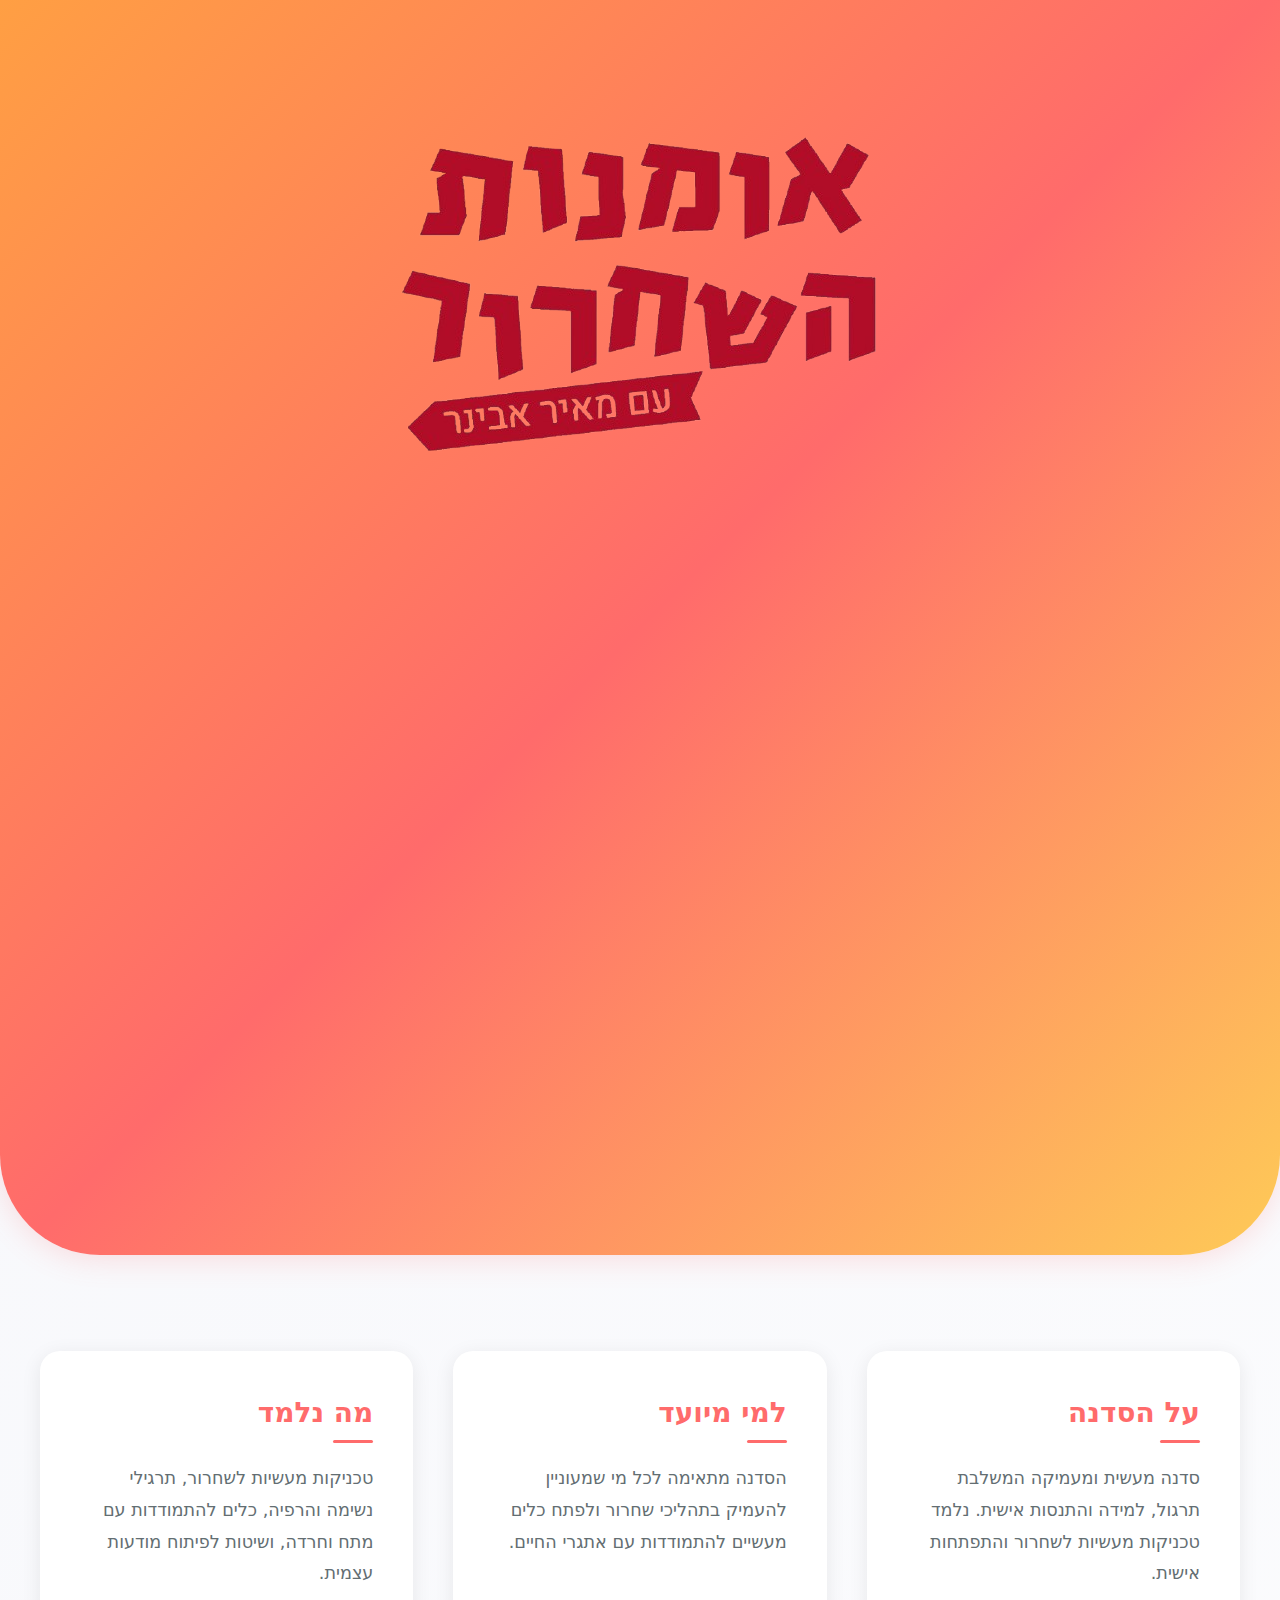
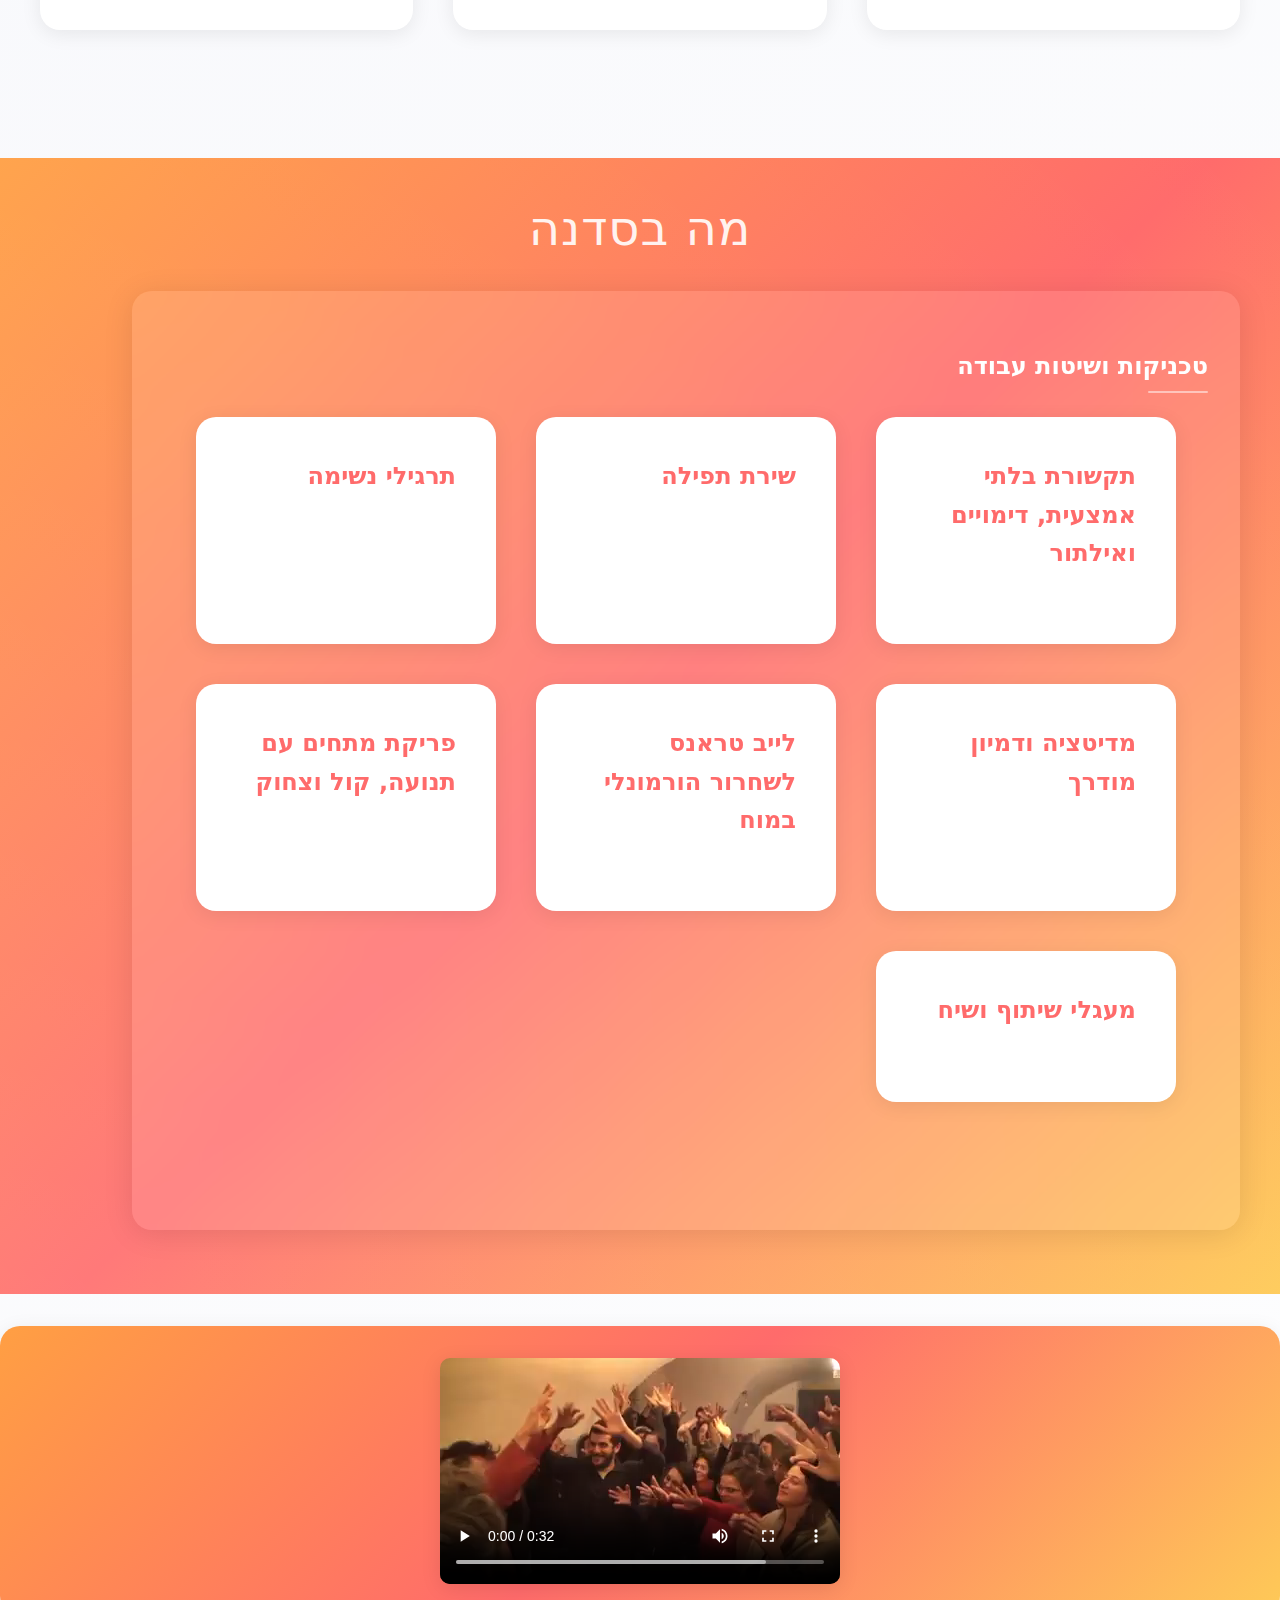
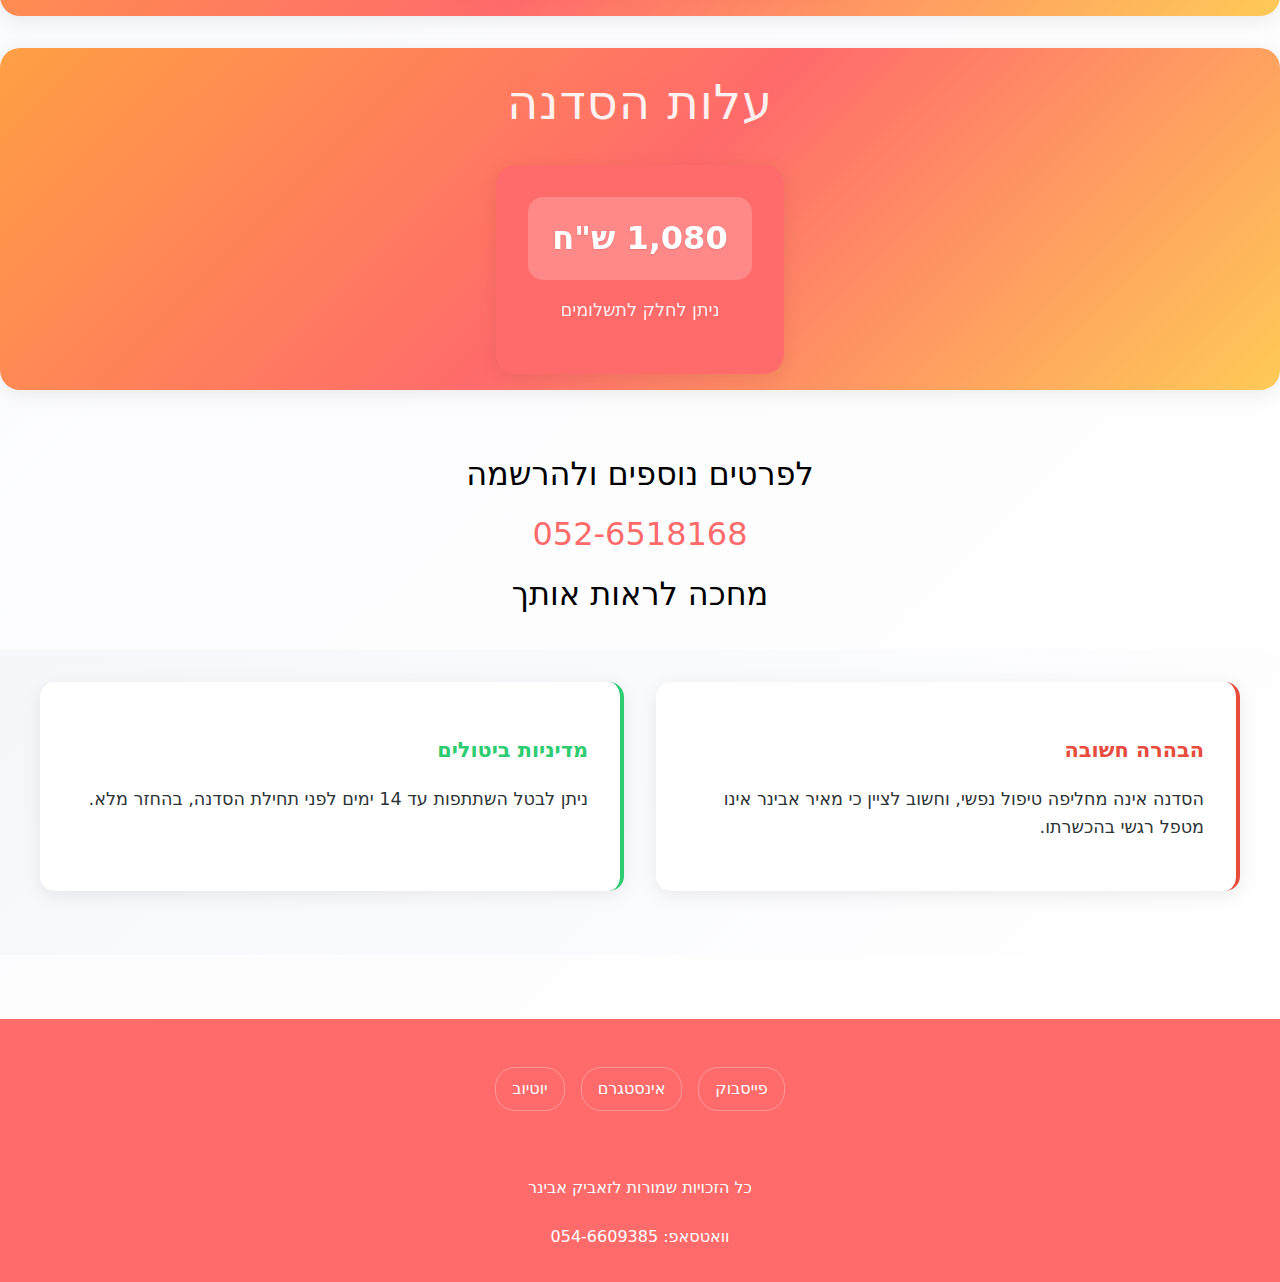
<file: index.html>
<!DOCTYPE html>
<html lang="he" dir="rtl">
<head>
    <meta charset="UTF-8">
    <meta name="viewport" content="width=device-width, initial-scale=1.0">
    <title>אומנות השחרור - סדנה עם מאיר אבינר</title>
    <link rel="stylesheet" href="styles.css">
</head>
<body>
    <header>
        <img src="title.png" alt="אומנות השחרור" class="header-image">
        <div class="intro-text typing-effect">
            <p>הגיע הזמן לנפץ פרות קדושות...</p>
            <p>אני מזמין אותך לסדנה ייחודית, שפיתחתי בשנים האחרונות;</p>
            <p>נפגוש את המקומות הכי עמוקים בנפש, נתעורר בלייב טראנס,</p>
            <p>נכיל ונלעס את ההפכים שבתוכנו, נשיר תפילה,</p>
            <p>נתרגל יחד, נשתחרר, ונצחק עד שיכאב.</p>
        </div>
    </header>
    
    <main>
        <section class="info-cards">
            <div class="info-card">
                <h3>על הסדנה</h3>
                <p>סדנה מעשית ומעמיקה המשלבת תרגול, למידה והתנסות אישית. נלמד טכניקות מעשיות לשחרור והתפתחות אישית.</p>
            </div>
            
            <div class="info-card">
                <h3>למי מיועד</h3>
                <p>הסדנה מתאימה לכל מי שמעוניין להעמיק בתהליכי שחרור ולפתח כלים מעשיים להתמודדות עם אתגרי החיים.</p>
            </div>
            
            <div class="info-card">
                <h3>מה נלמד</h3>
                <p>טכניקות מעשיות לשחרור, תרגילי נשימה והרפיה, כלים להתמודדות עם מתח וחרדה, ושיטות לפיתוח מודעות עצמית.</p>
            </div>
        </section>

        <section class="workshop-details">
            <h2 class="section-title">מה בסדנה</h2>
            <div class="details-container">
                <div class="techniques-list">
                    <h3>טכניקות ושיטות עבודה</h3>
                    <div class="info-cards">
                        <div class="info-card">
                            <h3>תקשורת בלתי אמצעית, דימויים ואילתור</h3>
                        </div>
                        <div class="info-card">
                            <h3>שירת תפילה</h3>
                        </div>
                        <div class="info-card">
                            <h3>תרגילי נשימה</h3>
                        </div>
                        <div class="info-card">
                            <h3>מדיטציה ודמיון מודרך</h3>
                        </div>
                        <div class="info-card">
                            <h3>לייב טראנס לשחרור הורמונלי במוח</h3>
                        </div>
                        <div class="info-card">
                            <h3>פריקת מתחים עם תנועה, קול וצחוק</h3>
                        </div>
                        <div class="info-card">
                            <h3>מעגלי שיתוף ושיח</h3>
                        </div>
                    </div>
                </div>
            </div>
        </section>

        <section class="video-section">
            <video controls>
                <source src="videoplayback.mp4" type="video/mp4">
            </video>
        </section>

        <section class="price-section">
            <h2 class="section-title">עלות הסדנה</h2>
            <div class="price-container">
                <div class="price-card">
                    <div class="price-tag">
                        <strong>1,080 ש"ח</strong>
                    </div>
                    <p class="price-note">ניתן לחלק לתשלומים</p>
                </div>
            </div>
        </section>

        <section class="registration">
            <div class="contact-info">
                <p>לפרטים נוספים ולהרשמה</p>
                <p><a href="tel:052-6518168" class="phone-link">052-6518168</a></p>
                <p>מחכה לראות אותך</p>
            </div>
        </section>

        <section class="important-notes">
            <div class="notes-container">
                <div class="note-card disclaimer">
                    <h3>הבהרה חשובה</h3>
                    <p>הסדנה אינה מחליפה טיפול נפשי, וחשוב לציין כי מאיר אבינר אינו מטפל רגשי בהכשרתו.</p>
                </div>
                <div class="note-card cancellation">
                    <h3>מדיניות ביטולים</h3>
                    <p>ניתן לבטל השתתפות עד 14 ימים לפני תחילת הסדנה, בהחזר מלא.</p>
                </div>
            </div>
        </section>
    </main>

    <footer>
        <div class="social-links">
            <a href="https://www.facebook.com/meir.hatov" class="social-link" target="_blank" rel="noopener">פייסבוק</a>
            <a href="https://www.instagram.com/meiraviner/" class="social-link" target="_blank" rel="noopener">אינסטגרם</a>
            <a href="https://www.youtube.com/@hila454/" class="social-link" target="_blank" rel="noopener">יוטיוב</a>
        </div>
        <div class="copyright">
            <p>כל הזכויות שמורות לזאביק אבינר</p>
            <a href="https://wa.me/972546609385" class="whatsapp-link">וואטסאפ: 054-6609385</a>
        </div>
    </footer>
</body>
</html>
</file>
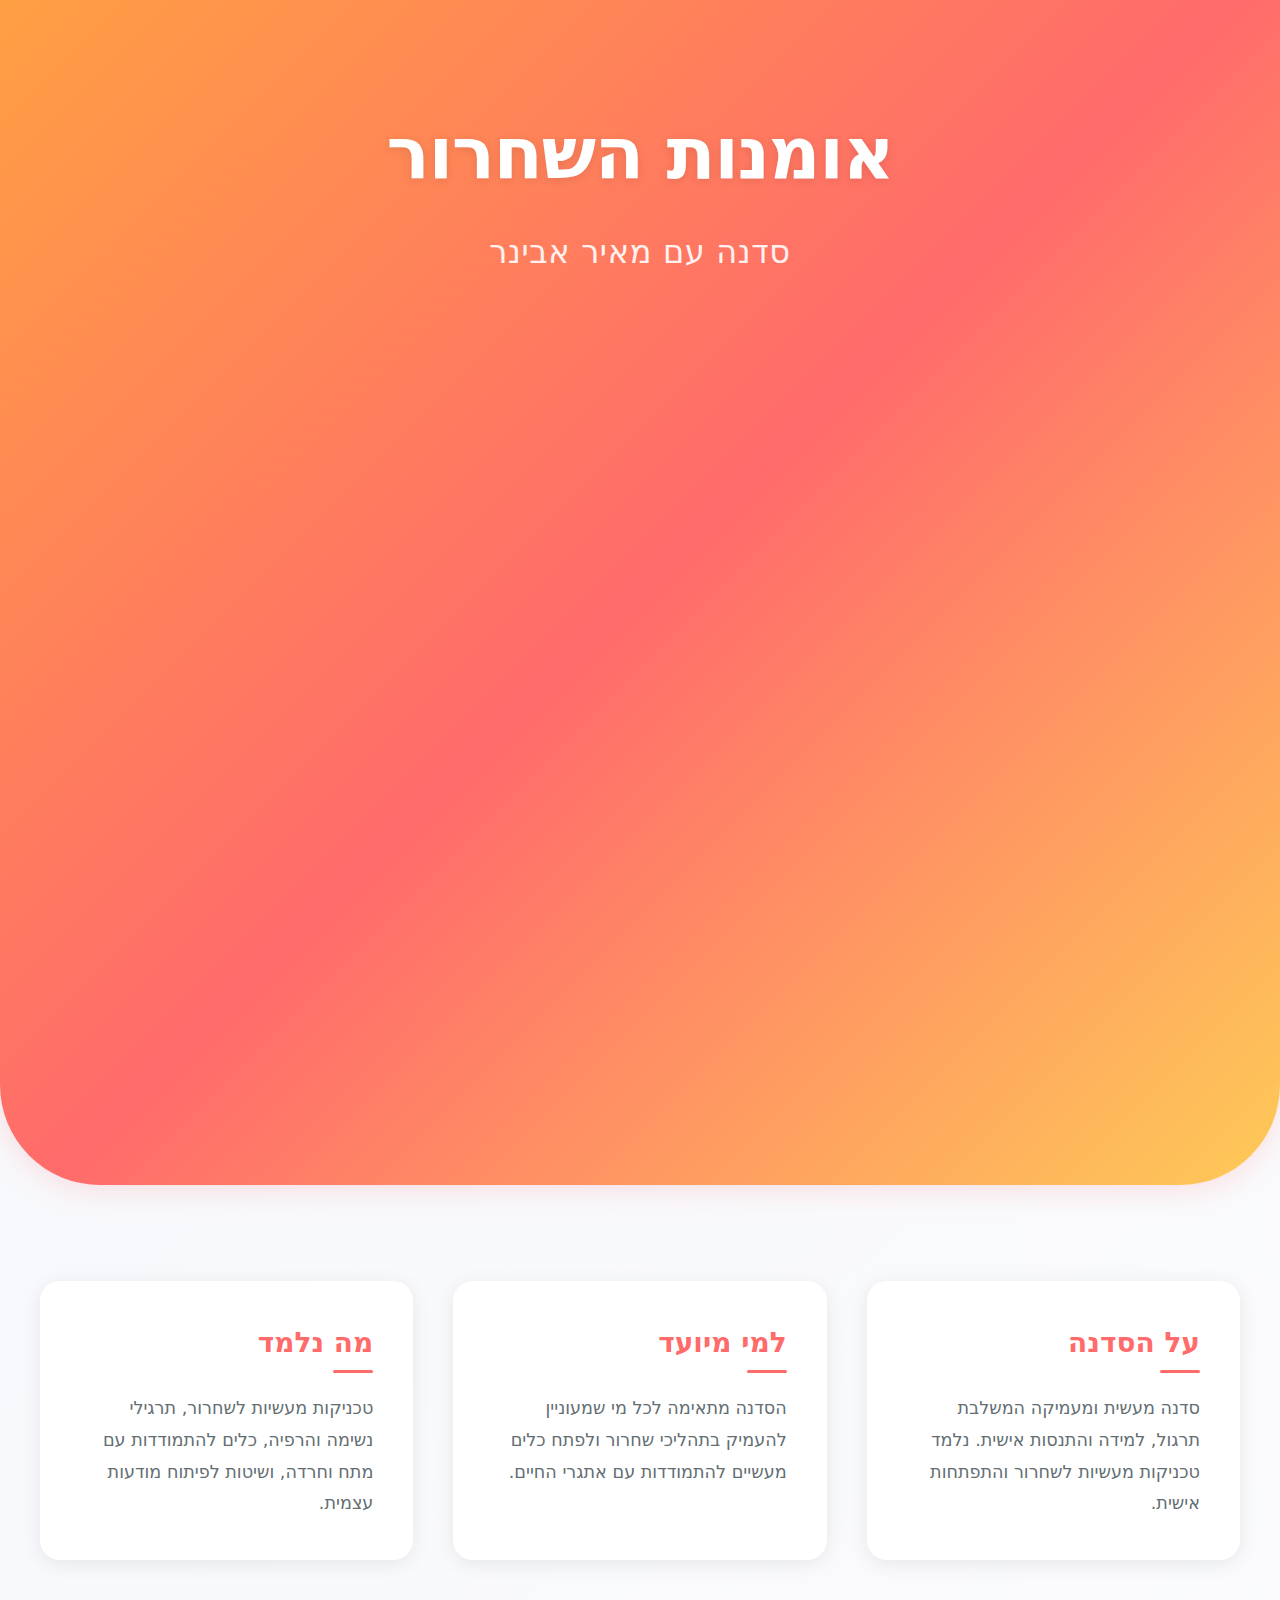
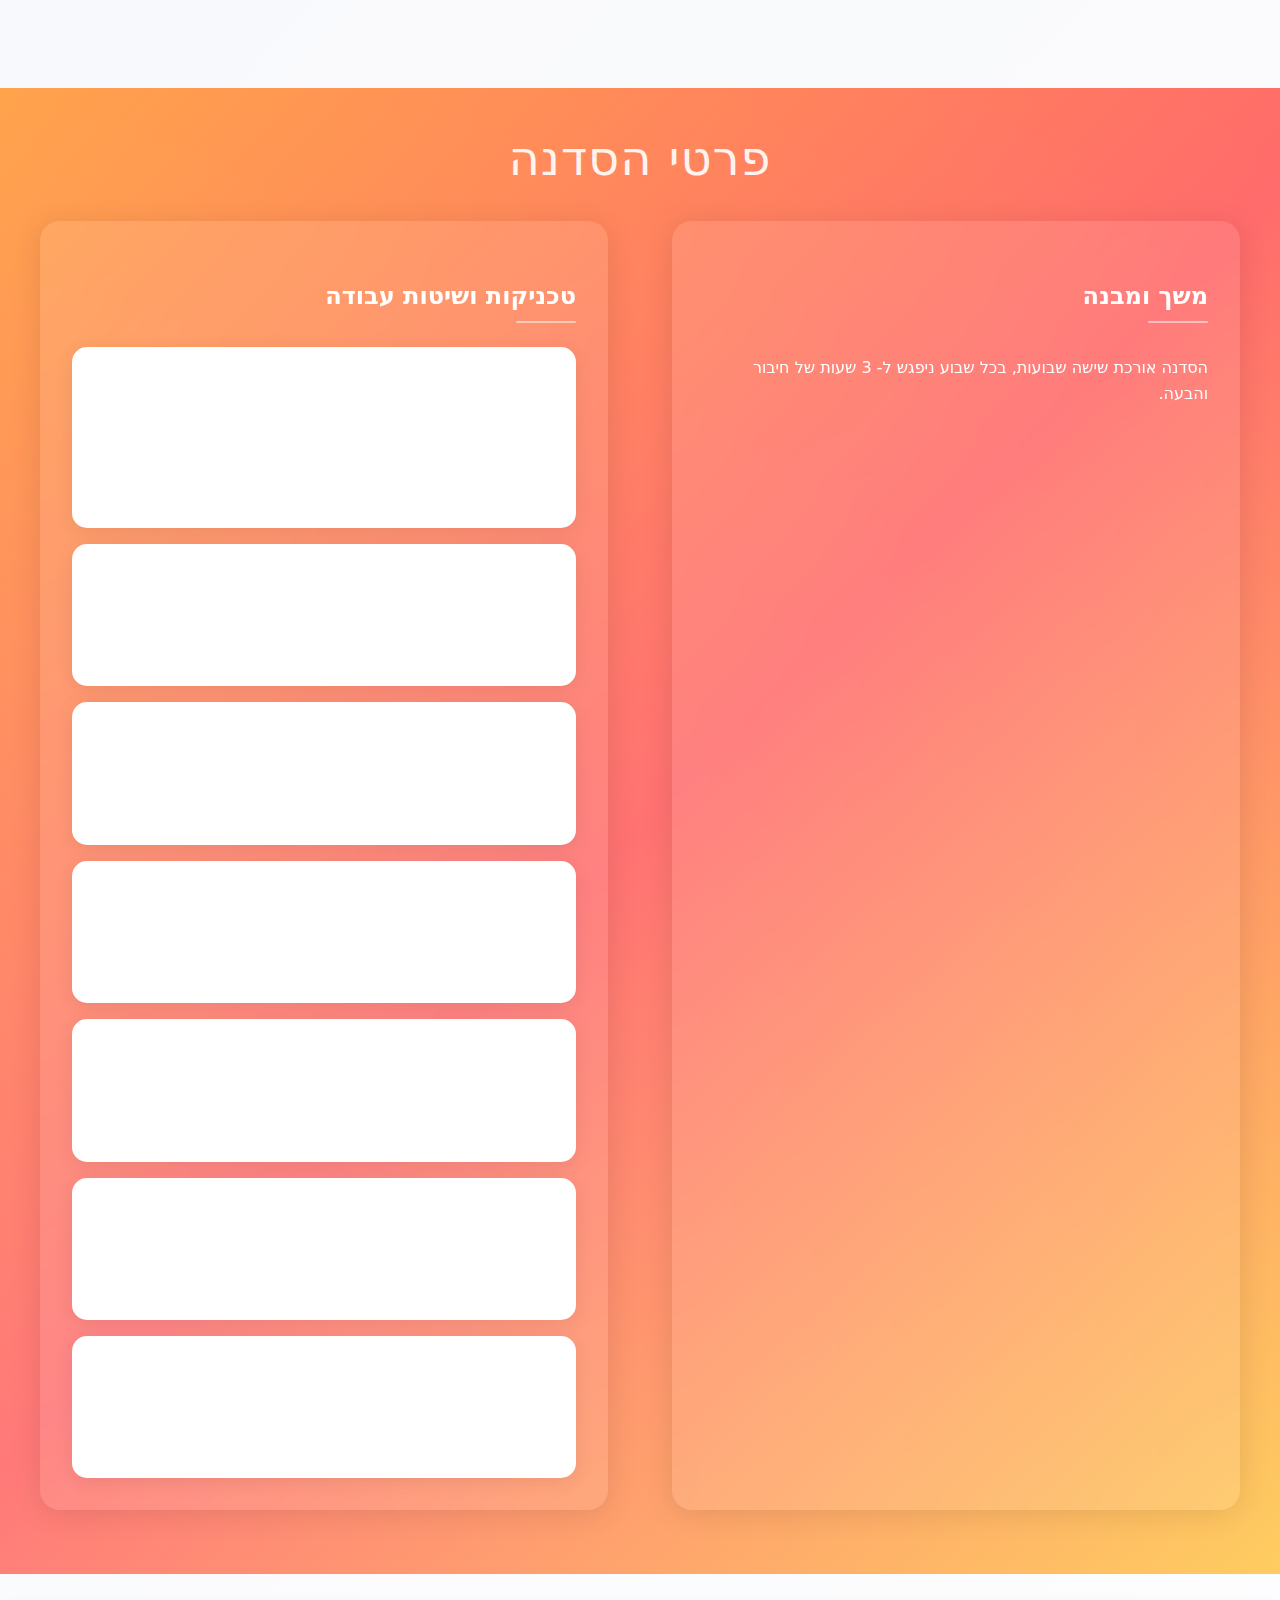
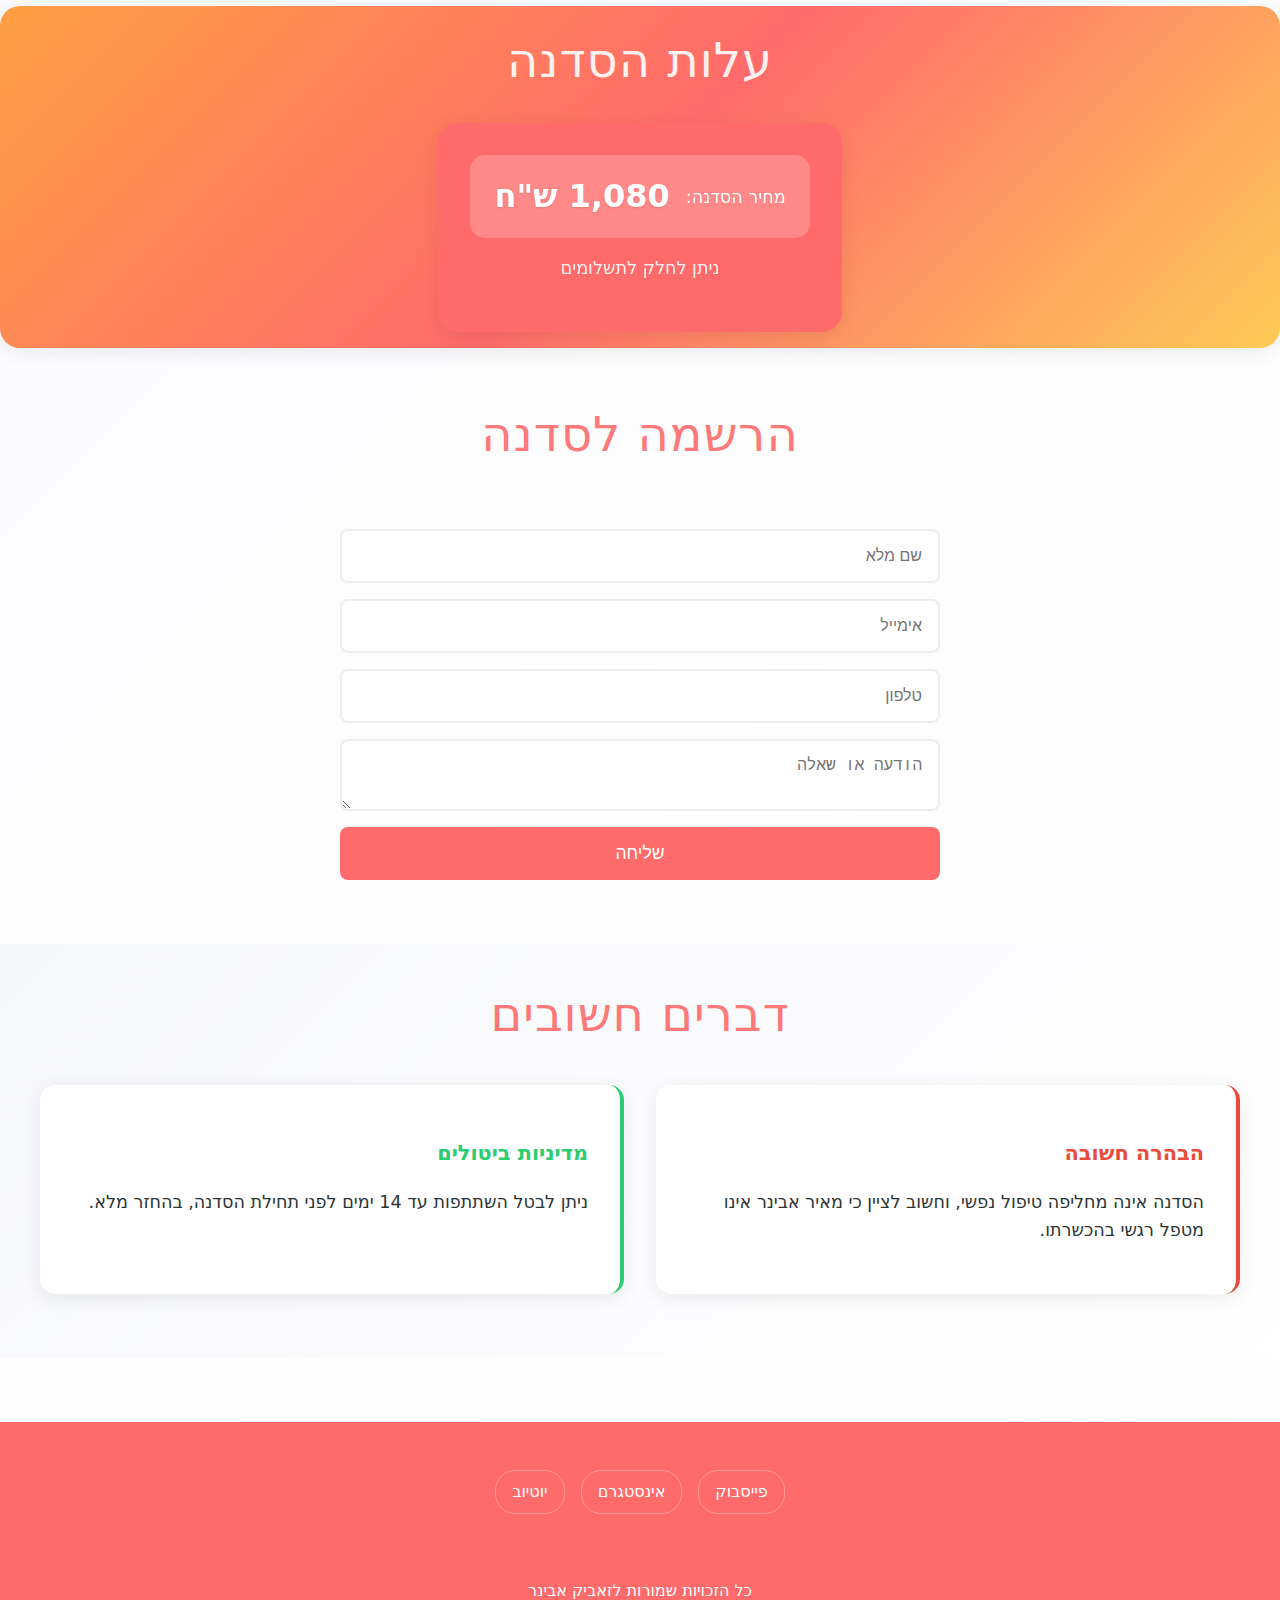
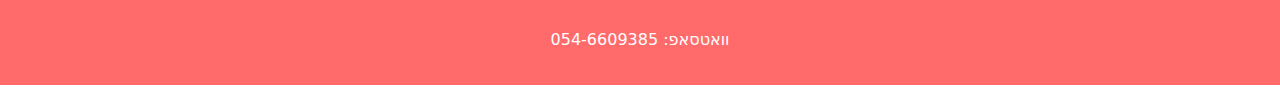
<file: code.html>
<!DOCTYPE html>
<html lang="he" dir="rtl">
<head>
    <meta charset="UTF-8">
    <meta name="viewport" content="width=device-width, initial-scale=1.0">
    <title>אומנות השחרור - סדנה עם מאיר אבינר</title>
    <link rel="stylesheet" href="styles.css">
</head>
<body>
    <header>
        <h1>אומנות השחרור</h1>
        <h2>סדנה עם מאיר אבינר</h2>
        <div class="intro-text typing-effect">
            <p>אומנות השחרור היא סדרת מפגשים שמנפצים פרות קדושות.</p>
            <p>בסדנה נפגוש את המקומות הכי עמוקים בנפש, במרחב בטוח ומחבר.</p>
            <p>ניגע בעומקים, נשחרר רגשות תקועים, ונצחק עד שיכאב.</p>
            <p>בגישה ייחודית שפיתחתי בעשור האחרון; נכיל, נלעס ונזוז עם ההפכים שבתוכנו,</p>
            <p>נתמלא בשירת הלב, ונצא יחד לחירות הגוף והנפש.</p>
        </div>
    </header>
    
    <main>
        <section class="info-cards">
            <div class="info-card">
                <h3>על הסדנה</h3>
                <p>סדנה מעשית ומעמיקה המשלבת תרגול, למידה והתנסות אישית. נלמד טכניקות מעשיות לשחרור והתפתחות אישית.</p>
            </div>
            
            <div class="info-card">
                <h3>למי מיועד</h3>
                <p>הסדנה מתאימה לכל מי שמעוניין להעמיק בתהליכי שחרור ולפתח כלים מעשיים להתמודדות עם אתגרי החיים.</p>
            </div>
            
            <div class="info-card">
                <h3>מה נלמד</h3>
                <p>טכניקות מעשיות לשחרור, תרגילי נשימה והרפיה, כלים להתמודדות עם מתח וחרדה, ושיטות לפיתוח מודעות עצמית.</p>
            </div>
        </section>

        <section class="workshop-details">
            <h2 class="section-title">פרטי הסדנה</h2>
            <div class="details-container">
                <div class="time-details">
                    <h3>משך ומבנה</h3>
                    <p>הסדנה אורכת שישה שבועות, בכל שבוע ניפגש ל- 3 שעות של חיבור והבעה.</p>
                </div>
                <div class="techniques-list">
                     <h3>טכניקות ושיטות עבודה</h3>
                    <div class="techniques-grid">
                        <div class="meeting-card">
                            <div class="meeting-number">01</div>
                            <h3>תקשורת בלתי אמצעית, דימויים ואילתור</h3>
                            <p></p>
                        </div>
                        <div class="meeting-card">
                            <div class="meeting-number">02</div>
                            <h3>שירת תפילה</h3>
                            <p></p>
                        </div>
                        <div class="meeting-card">
                           <div class="meeting-number">03</div>
                           <h3>תרגילי נשימה</h3>
                           <p></p>
                        </div>
                        <div class="meeting-card">
                            <div class="meeting-number">04</div>
                            <h3>מדיטציה ודמיון מודרך</h3>
                            <p></p>
                        </div>
                        <div class="meeting-card">
                            <div class="meeting-number">05</div>
                           <h3>לייב טראנס לשחרור הורמונלי במוח</h3>
                            <p></p>
                        </div>
                        <div class="meeting-card">
                            <div class="meeting-number">06</div>
                            <h3>פריקת מתחים עם תנועה, קול וצחוק</h3>
                             <p></p>
                        </div>
                        <div class="meeting-card">
                            <div class="meeting-number">07</div>
                            <h3>מעגלי שיתוף ושיח</h3>
                             <p></p>
                        </div>
                    </div>
                </div>
            </div>
        </section>

        <section class="price-section">
            <h2 class="section-title">עלות הסדנה</h2>
            <div class="price-container">
                <div class="price-card">
                    <div class="price-tag">
                        <span>מחיר הסדנה:</span>
                        <strong>1,080 ש"ח</strong>
                    </div>
                    <p class="price-note">ניתן לחלק לתשלומים</p>
                </div>
            </div>
        </section>

        <section class="registration">
            <h2 class="section-title">הרשמה לסדנה</h2>
            <form class="contact-form">
                <input type="text" placeholder="שם מלא" required>
                <input type="email" placeholder="אימייל" required>
                <input type="tel" placeholder="טלפון" required>
                <textarea placeholder="הודעה או שאלה"></textarea>
                <button type="submit">שליחה</button>
            </form>
        </section>

        <section class="important-notes">
            <h2 class="section-title">דברים חשובים</h2>
            <div class="notes-container">
                <div class="note-card disclaimer">
                    <h3>הבהרה חשובה</h3>
                    <p>הסדנה אינה מחליפה טיפול נפשי, וחשוב לציין כי מאיר אבינר אינו מטפל רגשי בהכשרתו.</p>
                </div>
                <div class="note-card cancellation">
                    <h3>מדיניות ביטולים</h3>
                    <p>ניתן לבטל השתתפות עד 14 ימים לפני תחילת הסדנה, בהחזר מלא.</p>
                </div>
            </div>
        </section>
    </main>

    <footer>
        <div class="social-links">
            <a href="https://www.facebook.com/meir.hatov" class="social-link" target="_blank" rel="noopener">פייסבוק</a>
            <a href="https://www.instagram.com/meiraviner/" class="social-link" target="_blank" rel="noopener">אינסטגרם</a>
            <a href="https://www.youtube.com/@hila454/" class="social-link" target="_blank" rel="noopener">יוטיוב</a>
        </div>
        <div class="copyright">
            <p>כל הזכויות שמורות לזאביק אבינר</p>
            <a href="https://wa.me/972546609385" class="whatsapp-link">וואטסאפ: 054-6609385</a>
        </div>
    </footer>
</body>
</html>
</file>
<file: styles.css>
:root {
    --primary: #ff6b6b; /* Red */
    --primary-light: #ff9f43; /* Orange */
    --secondary-light: #feca57; /* Yellow */
    --text: #2d3436;
    --text-light: #636e72;
    --card-shadow: 0 4px 20px rgba(0, 0, 0, 0.08);
    --card-hover-shadow: 0 10px 30px rgba(255, 107, 107, 0.15);
}

@keyframes fadeInUp {
    from {
        opacity: 0;
        transform: translateY(20px);
    }
    to {
        opacity: 1;
        transform: translateY(0);
    }
}

@keyframes fadeInText {
    from {
        opacity: 0;
        transform: translateY(15px);
        filter: blur(2px);
    }
    to {
        opacity: 1;
        transform: translateY(0);
        filter: blur(0);
    }
}

body {
    margin: 0;
    font-family: system-ui, -apple-system, sans-serif;
    line-height: 1.6;
    background: linear-gradient(135deg, #f6f7fb 0%, #ffffff 100%);
    min-height: 100vh;
}

header {
    text-align: center;
    padding: 6rem 1rem 8rem;
    background: linear-gradient(135deg, var(--primary-light) 0%, var(--primary) 50%, var(--secondary-light) 100%);
    border-radius: 0 0 100px 100px;
    margin-bottom: 6rem;
    color: white;
    box-shadow: 0 4px 30px rgba(255, 107, 107, 0.2);
    animation: fadeInUp 1s ease-out;
}

.header-image {
    max-width: 100%;
    height: auto;
    display: block;
    margin: 0 auto;
}

.intro-text {
    max-width: 800px;
    margin: 3rem auto 0;
    padding: 2rem;
    border-radius: 20px;
}

.intro-text p {
    margin: 0;
    opacity: 0;
    font-size: 2.2rem; /* Set a fixed doubled font size */
    line-height: 1.8;
    text-align: center;
    animation: fadeInText 1.2s cubic-bezier(0.4, 0, 0.2, 1) forwards;
}

.intro-text p:nth-child(1) { animation-delay: 0.2s; }
.intro-text p:nth-child(2) { animation-delay: 1.4s; }
.intro-text p:nth-child(3) { animation-delay: 2.6s; }
.intro-text p:nth-child(4) { animation-delay: 3.8s; }
.intro-text p:nth-child(5) { animation-delay: 5.0s; }

.intro-text p:not(:last-child) {
    margin-bottom: 1.5rem;
}

h1 {
    font-size: clamp(2.5rem, 8vw, 4.5rem);
    margin: 0 0 1rem;
    text-shadow: 0 2px 10px rgba(0,0,0,0.1);
    letter-spacing: -0.02em;
}

h2 {
    font-size: clamp(1.2rem, 3vw, 2rem);
    font-weight: 400;
    margin: 0;
    opacity: 0.9;
    letter-spacing: 0.02em;
}

.info-cards {
    display: grid;
    grid-template-columns: repeat(auto-fit, minmax(300px, 1fr));
    gap: 2.5rem;
    padding: 0 2rem 6rem;
    max-width: 1200px;
    margin: 0 auto;
}

.info-card {
    background: white;
    padding: 2.5rem;
    border-radius: 20px;
    box-shadow: var(--card-shadow);
    transition: all 0.4s cubic-bezier(0.165, 0.84, 0.44, 1);
    animation: fadeInUp 1s ease-out;
    animation-fill-mode: both;
}

.info-card:nth-child(1) { animation-delay: 0.2s; }
.info-card:nth-child(2) { animation-delay: 0.4s; }
.info-card:nth-child(3) { animation-delay: 0.6s; }

.info-card:hover {
    transform: translateY(-10px) scale(1.02);
    box-shadow: var(--card-hover-shadow);
}

.info-card h3 {
    color: var(--primary);
    font-size: 1.75rem;
    margin: 0 0 1.25rem;
    position: relative;
    padding-bottom: 0.5rem;
}

.info-card h3::after {
    content: '';
    position: absolute;
    bottom: 0;
    right: 0;
    width: 40px;
    height: 3px;
    background: var(--primary);
    border-radius: 2px;
    transition: width 0.3s ease;
}

.info-card:hover h3::after {
    width: 100px;
}

.info-card p {
    color: var(--text-light);
    margin: 0;
    line-height: 1.8;
    font-size: 1.1rem;
}

.section-title {
    text-align: center;
    font-size: clamp(2rem, 5vw, 3rem);
    color: var(--primary);
    margin: 1rem 0 2rem; /* הקטנת margin */
}

.techniques-grid {
    display: flex !important;
    flex-direction: column;
    align-items: center;
    width: 100%;
    gap: 1rem;
    margin: 0 auto;
}

@media (min-width: 768px) {
    .techniques-grid {
        /* Maintain vertical layout but centered */
        align-items: center;
    }
}

.meeting-title {
    color: var(--primary);
    font-size: 0.75em; /* 75% of original size */
    font-weight: normal; /* Remove bold */
    text-align: center; /* Center text */
}

.meeting-card {
    width: 100%;
    max-width: 600px;
    margin: 0 auto;
    box-sizing: border-box;
    padding: 1.5rem;
    min-height: 60px;
    display: flex;
    align-items: center;
    justify-content: center;
    background: white;
    border-radius: 15px;
    box-shadow: var(--card-shadow);
    transition: transform 0.3s ease;
}

@media (min-width: 768px) {
    .meeting-card {
        max-width: 600px;
    }
}

.contact-form {
    max-width: 600px;
    margin: 0 auto;
    padding: 2rem;
    display: grid;
    gap: 1rem;
}

.contact-form input,
.contact-form textarea {
    padding: 1rem;
    border: 2px solid #eee;
    border-radius: 8px;
    font-size: 1rem;
    transition: border-color 0.3s ease;
}

.contact-form input:focus,
.contact-form textarea:focus {
    border-color: var(--primary);
    outline: none;
}

.contact-form input[type="tel"] {
    text-align: right;
    direction: ltr;
}

.contact-form button {
    background: var(--primary);
    color: white;
    border: none;
    padding: 1rem;
    border-radius: 8px;
    font-size: 1.1rem;
    cursor: pointer;
    transition: transform 0.2s ease;
}

.contact-form button:hover {
    transform: scale(1.02);
}

.contact-info {
    text-align: center;
    font-size: clamp(2rem, 5vw, 3rem); /* Match section title size */
    line-height: 1.5;
}

.contact-info p {
    font-size: clamp(1.2rem, 3vw, 2rem); /* Match section title size */
    margin: 0.75rem 0; /* Adjusted spacing between lines */
}

.phone-link {
    color: var(--primary);
    text-decoration: none;
    font-weight: normal; /* Changed from bold */
    transition: opacity 0.3s ease;
}

.phone-link:hover {
    opacity: 0.8;
}

footer {
    background: var(--primary);
    color: white;
    padding: 2rem;
    text-align: center;
    margin-top: 4rem;
    display: flex;
    flex-direction: column;
}

.social-links {
    display: flex;
    justify-content: center;
    gap: 1rem;
    margin-top: 1rem;
    margin-bottom: 1rem;
}

.social-link {
    color: white;
    text-decoration: none;
    padding: 0.5rem 1rem;
    border: 1px solid rgba(255,255,255,0.3);
    border-radius: 20px;
    transition: all 0.3s ease;
}

.social-link:hover {
    background: white;
    color: var(--primary);
}

.workshop-details {
    background: linear-gradient(135deg, var(--primary-light) 0%, var(--primary) 50%, var(--secondary-light) 100%);
    padding: 2rem 2rem 4rem; /* עדכון padding */
    color: white;
    margin: 2rem 0; /* הקטנת margin */
    position: relative;
    overflow: hidden;
}

.workshop-details::before {
    content: '';
    position: absolute;
    top: 0;
    left: 0;
    right: 0;
    bottom: 0;
    background: linear-gradient(45deg, rgba(255,255,255,0.1) 0%, rgba(255,255,255,0) 100%);
    pointer-events: none;
}

.details-container {
    max-width: 1200px;
    margin: 0 auto;
    display: grid;
    grid-template-columns: 1fr 1fr;
    gap: 4rem;
    animation: fadeInUp 1s ease-out;
}

.workshop-details .section-title {
    color: white;
    margin: 0 0 1.5rem;
}

.time-details, .techniques-list {
    background: rgba(255, 255, 255, 0.1);
    backdrop-filter: blur(10px);
    padding: 2rem;
    border-radius: 20px;
    box-shadow: 0 4px 30px rgba(0, 0, 0, 0.1);
}

.time-details h3, .techniques-list h3 {
    font-size: 1.5rem;
    margin-bottom: 1.5rem;
    position: relative;
    padding-bottom: 0.5rem;
}

.time-details h3::after, .techniques-list h3::after {
    content: '';
    position: absolute;
    bottom: 0;
    right: 0;
    width: 60px;
    height: 2px;
    background: rgba(255, 255, 255, 0.5);
    border-radius: 1px;
}

.techniques-list ul {
    list-style: none;
    padding: 0;
}

.techniques-list li {
    margin: 1rem 0;
    padding-right: 1.5rem;
    position: relative;
    line-height: 1.6;
}

.techniques-list li::before {
    content: '•';
    position: absolute;
    right: 0;
    color: rgba(255, 255, 255, 0.7);
}

.important-notes {
    padding: 2rem 2rem 4rem; /* עדכון padding */
    margin: 2rem 0; /* הקטנת margin */
    background: linear-gradient(135deg, #f6f7fb 0%, #ffffff 100%);
}

.important-notes .section-title {
    margin: 0 0 2rem; /* ביטול margin למעלה */
}

.notes-container {
    max-width: 1200px;
    margin: 0 auto;
    display: grid;
    grid-template-columns: repeat(auto-fit, minmax(300px, 1fr));
    gap: 2rem;
}

.note-card {
    background: white;
    padding: 2rem;
    border-radius: 15px;
    box-shadow: var(--card-shadow);
    border-right: 4px solid var(--primary);
    animation: fadeInUp 1s ease-out;
}

.note-card h3 {
    color: var(--primary);
    font-size: 1.3rem;
    margin-bottom: 1rem;
}

.note-card p {
    color: var(--text);
    line-height: 1.6;
    font-size: 1.1rem;
}

.note-card.disclaimer {
    border-right-color: #e74c3c;
}

.note-card.disclaimer h3 {
    color: #e74c3c;
}

.note-card.cancellation {
    border-right-color: #2ecc71;
}

.note-card.cancellation h3 {
    color: #2ecc71;
}

@media (max-width: 768px) {
    header {
        padding: 6rem 1rem 4rem;
        border-radius: 0 0 50px 50px;
        margin-bottom: 4rem;
    }

    .intro-text {
        padding: 1.5rem;
        margin: 2rem auto 0;
    }
    
    .intro-text p {
        font-size: 1rem;
        line-height: 1.6;
    }

    .info-cards {
        padding: 0 1.5rem 4rem;
        gap: 2rem;
    }
    
    .info-card {
        padding: 2rem;
    }

    .info-card h3 {
        font-size: 1.5rem;
    }

    .info-card p {
        font-size: 1rem;
    }
    
     .techniques-grid {
        width: 100%;
        padding: 0; /* Remove padding on mobile */
    }
    
    .contact-form {
        padding: 1rem;
    }

    .details-container {
        grid-template-columns: 1fr;
        gap: 2rem;
    }

    .workshop-details {
        padding: 2rem 1.5rem 3rem;
        margin: 2rem 0;
    }

    .important-notes {
        padding: 2rem 1.5rem 3rem;
        margin: 2rem 0;
    }
    
    .note-card {
        padding: 1.5rem;
    }
    
    .note-card p {
        font-size: 1rem;
    }

    .price-tag {
        padding: 0.8rem 1.2rem;
        flex-direction: column;
        align-items: flex-start;
        gap: 0.5rem;
    }

    .price-tag strong {
        font-size: 1.3rem;
    }

    .price-section {
        padding: 1rem;
    }
    
    .price-tag {
        font-size: 1.2rem;
    }
    
    .price-tag strong {
        font-size: 1.6rem;
    }
    
    .meeting-card {
        margin: 0.5rem 0 !important;
    }
    
    .meeting-title {
        font-size: 1.1rem !important;
        text-align: center;
        width: 100%;
    }
}

.time-details {
    display: flex;
    flex-direction: column;
    gap: 0.5rem;
}

.time-details p {
    margin: 0;
}

.price-tag {
    background: rgba(255, 255, 255, 0.2);
    padding: 1rem 1.5rem;
    border-radius: 15px;
    display: flex;
    align-items: center;
    justify-content: space-between;
    gap: 1rem;
    animation: fadeInUp 0.5s ease-out;
}

.price-tag span {
    font-size: 1.1rem;
}

.price-tag strong {
    font-size: 1.4rem;
    color: white;
    text-shadow: 0 1px 2px rgba(0,0,0,0.1);
}

.price-section {
    background: linear-gradient(135deg, var(--primary-light) 0%, var(--primary) 50%, var(--secondary-light) 100%);
    padding: 2rem 2rem 4rem;
    color: white;
    margin: 2rem 0;
    position: relative;
    overflow: hidden;
    border-radius: 20px;
    box-shadow: var(--card-shadow);
}

.price-section .section-title {
    color: white;
    margin: 0 0 1.5rem;
}

.price-container {
    max-width: 600px;
    margin: 0 auto;
    display: flex;
    flex-direction: column;
    align-items: center;
    gap: 1rem;
}

.price-card {
    background: rgba(255, 255, 255, 0.1);
    backdrop-filter: blur(10px);
    padding: 2rem;
    border-radius: 20px;
    box-shadow: 0 4px 30px rgba(0, 0, 0, 0.1);
    text-align: center;
}

.price-tag {
    font-size: 1.5rem;
    color: white;
    margin-bottom: 1rem;
}

.price-tag strong {
    font-size: 2rem;
    font-weight: 700;
    color: white;
}

.price-note {
    font-size: 1.1rem;
    opacity: 0.9;
    color: white;
}

.price-section {
    padding: 1rem 2rem;
    margin: 2rem 0;
    text-align: center;
}

.price-container {
    max-width: 600px;
    margin: 0 auto;
}

.price-card {
    background: var(--primary);
    color: white;
    padding: 2rem;
    border-radius: 20px;
    box-shadow: var(--card-shadow);
    animation: fadeInUp 1s ease-out;
}

.price-tag {
    display: flex;
    align-items: center;
    justify-content: center;
    gap: 1rem;
    font-size: 1.5rem;
}

.price-tag strong {
    font-size: 2rem;
    font-weight: 700;
}

.price-note {
    margin-top: 1rem;
    font-size: 1.1rem;
    opacity: 0.9;
}

.copyright {
    margin-top: 2rem;
    display: flex;
    flex-direction: column;
    align-items: center;
    gap: 0.5rem;
}

.whatsapp-link {
    color: white;
    text-decoration: none;
    transition: opacity 0.3s ease;
}

.whatsapp-link:hover {
    opacity: 0.8;
}

.workshop-details .section-title,
.price-section .section-title,
.registration .section-title {
    margin: 0 0 1.5rem;
}

.registration {
    padding-top: 1rem;
}

.video-section {
    display: flex;
    justify-content: center;
    align-items: center;
    padding: 2rem;
    background: linear-gradient(135deg, var(--primary-light) 0%, var(--primary) 50%, var(--secondary-light) 100%);
    border-radius: 20px;
    box-shadow: var(--card-shadow);
    margin: 2rem 0;
}

.video-section video {
    max-width: 100%;
    border-radius: 10px;
    box-shadow: 0 4px 20px rgba(0, 0, 0, 0.1);
}

.meetings {
    padding: 2rem 2rem 4rem;
    margin: 2rem 0;
    background: linear-gradient(135deg, #f6f7fb 0%, #ffffff 100%);
}

.meetings .section-title {
    margin: 0 0 2rem;
}

/*  Apply styles to meeting cards using the techniques-grid styles  */
.meetings .techniques-grid {
    display: flex;
    flex-direction: column;
    align-items: flex-end;
    gap: 2rem;
    width: 100%;
}

@media (min-width: 768px) {
    .meetings .techniques-grid {
        /* grid-template-columns: 1fr 1fr; */
    }
}

.meetings .meeting-title {
    color: var(--primary);
    font-size: 0.75em;
    font-weight: normal;
    text-align: center;
}

.meetings .meeting-card {
    background: white;
    padding: 0.5rem 1rem;
    border-radius: 15px;
    position: relative;
    box-shadow: var(--card-shadow);
    transition: transform 0.3s ease;
    width: 100%;
    max-width: 400px;
    min-height: 60px;
    display: flex;
    justify-content: center;
    align-items: center;
    text-align: center;
    margin: 0 auto;
}

@media (min-width: 768px) {
    .meetings .meeting-card {
        width: 400px;
        margin-right: 0;
    }
}

.meetings-grid {
    display: grid;
    grid-template-columns: repeat(auto-fit, minmax(250px, 1fr));
    gap: 2rem;
    padding: 2rem;
    max-width: 1200px;
    margin: 0 auto;
}

.techniques-list-items {
    list-style: none;
    padding: 0;
    margin: 0;
}

.techniques-list-items li {
    background: white;
    padding: 1rem 1.5rem;
    border-radius: 15px;
    box-shadow: var(--card-shadow);
    margin-bottom: 1rem;
    font-size: 1.2rem;
    color: var(--text);
    display: flex;
    align-items: center;
    transition: transform 0.3s ease, box-shadow 0.3s ease;
}

.techniques-list-items li:hover {
    transform: translateY(-5px);
    box-shadow: var(--card-hover-shadow);
}
</file>
